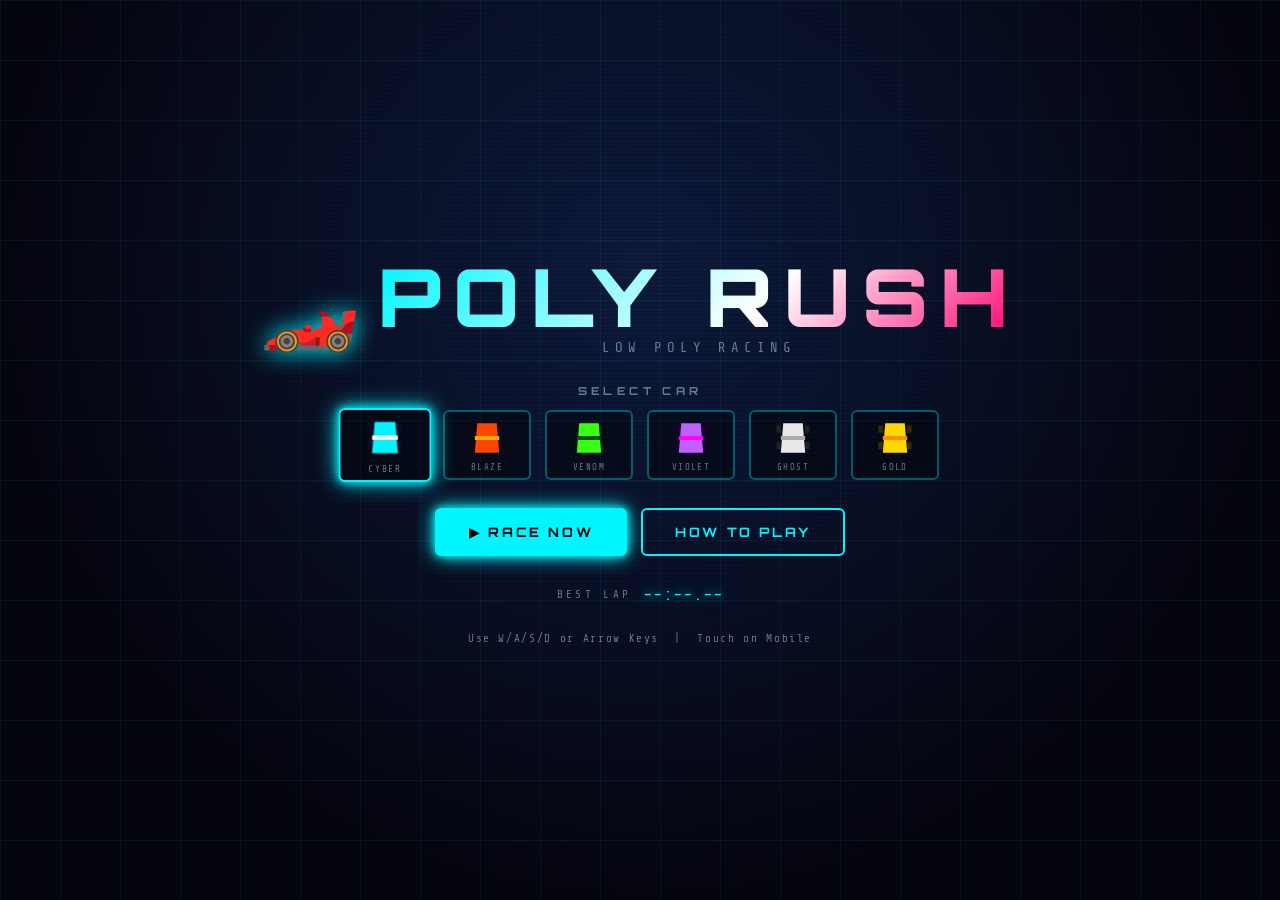
<file: index.html>
<!DOCTYPE html>
<html lang="en">
<head>
  <meta charset="UTF-8" />
  <meta name="viewport" content="width=device-width, initial-scale=1.0, user-scalable=no" />
  <title>POLY RUSH</title>
  <link rel="stylesheet" href="style.css" />

  <!-- ═══════════════════════════════════════════
       CUSTOMIZATION SECTION — change these values
       ═══════════════════════════════════════════ -->
  <script>
    window.GAME_CONFIG = {
      // ── Branding ──────────────────────────────
      TITLE:          "POLY RUSH",
      SUBTITLE:       "LOW POLY RACING",
      LOGO_EMOJI:     "🏎️",

      // ── Colors (CSS hex) ──────────────────────
      COLOR_PRIMARY:  "#00f5ff",   // neon cyan
      COLOR_ACCENT:   "#ff006e",   // neon pink
      COLOR_ROAD:     "#1a1a2e",
      COLOR_SKY_DAY:  "#87ceeb",
      COLOR_SKY_NIGHT:"#0a0a1a",
      COLOR_GRASS_DAY:"#2d5a1b",
      COLOR_GRASS_NIGHT:"#0d1f0a",

      // ── Car physics ───────────────────────────
      MAX_SPEED:       18,         // units/frame (×0.1 = km/h display factor)
      ACCELERATION:    0.35,
      BRAKING:         0.55,
      DRIFT_FACTOR:    0.88,       // 0 = full drift, 1 = grippy
      BOOST_MULTIPLIER:1.8,
      BOOST_DURATION:  120,        // frames

      // ── World ─────────────────────────────────
      ROAD_WIDTH:      320,        // px
      SEGMENT_LENGTH:  200,        // px depth per segment
      VISIBLE_SEGMENTS:150,
      COIN_VALUE:      10,
      OBSTACLE_FREQ:   0.08,       // 0–1 probability per segment
      AI_CARS:         4,

      // ── Lap ───────────────────────────────────
      LAP_SEGMENTS:    300,        // segments per lap

      DRIFT_SCORE_MULTIPLIER: 3,
      NEAR_MISS_BONUS: 200,
      MAX_NITRO: 100,
      TRAFFIC_INTENSITY: 1,
      WEATHER_ENABLED: true,
      ENDLESS_MODE: true,

    };
  </script>
</head>
<body>

<!-- ════════════════════════════
     MAIN MENU
════════════════════════════ -->
<div id="menu-screen" class="screen active">
  <div class="menu-bg"></div>
  <div class="scanlines"></div>

  <header class="menu-header">
    <div class="logo-wrap">
      <span class="logo-emoji" id="logo-emoji">🏎️</span>
      <div>
        <h1 class="game-title" id="game-title">POLY RUSH</h1>
        <p class="game-subtitle" id="game-subtitle">LOW POLY RACING</p>
      </div>
    </div>
  </header>

  <!-- Car skin selector -->
  <section class="skin-selector">
    <h2 class="section-label">SELECT CAR</h2>
    <div class="skin-grid" id="skin-grid">
      <!-- Injected by JS -->
    </div>
  </section>

  <div class="menu-actions">
    <button class="btn btn-primary" id="btn-play">▶ RACE NOW</button>
    <button class="btn btn-ghost" id="btn-howto">HOW TO PLAY</button>
  </div>

  <div class="best-time-display">
    <span class="label">BEST LAP</span>
    <span class="value" id="best-time-display">--:--.--</span>
  </div>

  <footer class="menu-footer">
    Use W/A/S/D or Arrow Keys &nbsp;|&nbsp; Touch on Mobile
  </footer>
</div>

<!-- ════════════════════════════
     HOW TO PLAY MODAL
════════════════════════════ -->
<div id="howto-modal" class="modal hidden">
  <div class="modal-box">
    <h2>HOW TO PLAY</h2>
    <div class="controls-grid">
      <div class="ctrl-row"><kbd>W</kbd><span>Accelerate</span></div>
      <div class="ctrl-row"><kbd>S</kbd><span>Brake / Reverse</span></div>
      <div class="ctrl-row"><kbd>A</kbd><span>Steer Left</span></div>
      <div class="ctrl-row"><kbd>D</kbd><span>Steer Right</span></div>
      <div class="ctrl-row"><kbd>SHIFT</kbd><span>Boost</span></div>
      <div class="ctrl-row"><kbd>C</kbd><span>Camera Toggle</span></div>
    </div>
    <ul class="tip-list">
      <li>🪙 Collect coins for score bonus</li>
      <li>⚡ Hit boost pads for speed burst</li>
      <li>🚧 Avoid obstacles or lose speed</li>
      <li>🌙 Day/Night cycle every 2 laps</li>
      <li>🏁 Complete 3 laps to finish</li>
    </ul>
    <button class="btn btn-primary" id="btn-close-howto">CLOSE</button>
  </div>
</div>

<!-- ════════════════════════════
     GAME SCREEN
════════════════════════════ -->
<div id="game-screen" class="screen hidden">

  <!-- Canvas -->
  <canvas id="game-canvas"></canvas>

  <!-- HUD -->
  <div id="hud">
    <div class="hud-top">
      <div class="hud-block" id="hud-lap">
        <span class="hud-label">LAP</span>
        <span class="hud-value" id="lap-display">1/3</span>
      </div>
      <div class="hud-block hud-center" id="hud-timer">
        <span class="hud-label">TIME</span>
        <span class="hud-value" id="timer-display">00:00.00</span>
      </div>
      
      <div class="hud-block" id="hud-combo">
        <span class="hud-label">COMBO</span>
        <span class="hud-value" id="combo-display">x0</span>
      </div>

      <div class="hud-block" id="hud-coins">
        <span class="hud-label">COINS</span>
        <span class="hud-value" id="coin-display">0</span>
      </div>
    </div>

    <!-- Speedometer -->
    <div id="speedometer">
      <canvas id="speedo-canvas" width="130" height="130"></canvas>
      <div id="speed-value">0</div>
      <div id="speed-unit">KM/H</div>
    </div>

    <!-- Boost bar -->
    <div id="boost-bar-wrap">
      <div class="hud-label">BOOST</div>
      <div id="boost-bar-track">
        <div id="boost-bar-fill"></div>
      </div>
    </div>

    <!-- Mini-map -->
    <canvas id="minimap-canvas" width="120" height="120"></canvas>
  </div>

  <!-- Pause / race-message overlay -->
  <div id="race-overlay" class="hidden">
    <div id="race-message"></div>
    <button class="btn btn-primary" id="btn-resume">RESUME</button>
    <button class="btn btn-ghost" id="btn-menu-from-game">MENU</button>
  </div>

  <!-- Finish screen -->
  <div id="finish-screen" class="hidden">
    <h2 class="finish-title">RACE COMPLETE!</h2>
    <div class="finish-stats">
      <div class="stat-row"><span>BEST LAP</span><span id="finish-best-lap">--</span></div>
      <div class="stat-row"><span>TOTAL TIME</span><span id="finish-total">--</span></div>
      <div class="stat-row"><span>COINS</span><span id="finish-coins">--</span></div>
      <div class="stat-row"><span>SCORE</span><span id="finish-score">--</span></div>

      <div class="stat-row"><span>BEST COMBO</span><span id="finish-combo">--</span></div>
      <div class="stat-row"><span>MEDAL</span><span id="finish-medal">--</span></div>

    </div>
    <button class="btn btn-primary" id="btn-restart">🔄 RESTART</button>
    <button class="btn btn-ghost" id="btn-back-menu">MENU</button>
  </div>

  <!-- Top-right pause button -->
  <button id="btn-pause">⏸</button>
</div>

<!-- ════════════════════════════
     MOBILE TOUCH CONTROLS
════════════════════════════ -->
<div id="touch-controls" class="hidden">
  <div class="touch-left">
    <button class="touch-btn" id="touch-left">◀</button>
  </div>
  <div class="touch-center">
    <button class="touch-btn touch-up" id="touch-up">▲</button>
    <button class="touch-btn touch-down" id="touch-down">▼</button>
  </div>
  <div class="touch-right">
    <button class="touch-btn" id="touch-right">▶</button>
  </div>
  <div class="touch-extra">
    <button class="touch-btn touch-boost" id="touch-boost">⚡</button>
  </div>
</div>

<script src="game.js"></script>
</body>
</html>
</file>
<file: style.css>
/* ═══════════════════════════════════════════════════════
   POLY RUSH  —  style.css
   Retro-futuristic neon aesthetic
═══════════════════════════════════════════════════════ */

/* ── Google Font ── */
@import url('https://fonts.googleapis.com/css2?family=Orbitron:wght@400;700;900&family=Share+Tech+Mono&display=swap');

/* ── CSS Variables (mirrors GAME_CONFIG colors) ── */
:root {
  --primary:   #00f5ff;
  --accent:    #ff006e;
  --surface:   rgba(10, 10, 30, 0.92);
  --border:    rgba(0, 245, 255, 0.35);
  --text:      #e0f7ff;
  --dim:       rgba(224, 247, 255, 0.45);
  --glow:      0 0 8px var(--primary), 0 0 20px var(--primary);
  --glow-acc:  0 0 8px var(--accent),  0 0 20px var(--accent);
  --font-main: 'Orbitron', sans-serif;
  --font-mono: 'Share Tech Mono', monospace;
  --radius:    6px;
}

/* ── Reset ── */
*, *::before, *::after { box-sizing: border-box; margin: 0; padding: 0; }
html, body {
  width: 100%; height: 100%;
  overflow: hidden;
  background: #000;
  font-family: var(--font-main);
  color: var(--text);
  -webkit-tap-highlight-color: transparent;
  user-select: none;
}

/* ════════════════════════════════════════
   SCREENS
════════════════════════════════════════ */
.screen {
  position: fixed; inset: 0;
  display: flex; flex-direction: column;
  align-items: center; justify-content: center;
}
.screen.hidden  { display: none; }
.screen.active  { display: flex; }

/* ════════════════════════════════════════
   MAIN MENU
════════════════════════════════════════ */
#menu-screen {
  background: radial-gradient(ellipse at 50% 30%, #0d1b3e 0%, #050510 70%);
  gap: 28px;
  padding: 24px;
  overflow: hidden;
}

/* animated grid background */
.menu-bg {
  position: absolute; inset: 0;
  background-image:
    linear-gradient(rgba(0,245,255,.07) 1px, transparent 1px),
    linear-gradient(90deg, rgba(0,245,255,.07) 1px, transparent 1px);
  background-size: 60px 60px;
  animation: bgscroll 12s linear infinite;
  pointer-events: none;
}
@keyframes bgscroll {
  to { background-position: 0 60px; }
}

/* scanline overlay */
.scanlines {
  position: absolute; inset: 0;
  background: repeating-linear-gradient(
    to bottom,
    transparent 0px,
    transparent 3px,
    rgba(0,0,0,.18) 3px,
    rgba(0,0,0,.18) 4px
  );
  pointer-events: none;
  z-index: 1;
}

/* ── Logo / Header ── */
.menu-header { position: relative; z-index: 2; text-align: center; }
.logo-wrap {
  display: flex; align-items: center; gap: 18px;
  justify-content: center;
}
.logo-emoji {
  font-size: clamp(48px, 8vw, 80px);
  animation: float 3s ease-in-out infinite;
  filter: drop-shadow(0 0 12px var(--primary));
}
@keyframes float {
  0%,100% { transform: translateY(0) rotate(-3deg); }
  50%      { transform: translateY(-8px) rotate(3deg); }
}
.game-title {
  font-size: clamp(36px, 7vw, 80px);
  font-weight: 900;
  letter-spacing: 0.15em;
  background: linear-gradient(135deg, var(--primary), #fff 60%, var(--accent));
  -webkit-background-clip: text;
  -webkit-text-fill-color: transparent;
  text-shadow: none;
  line-height: 1;
}
.game-subtitle {
  font-family: var(--font-mono);
  font-size: clamp(10px, 2vw, 14px);
  color: var(--dim);
  letter-spacing: 0.35em;
  margin-top: 4px;
}

/* ── Skin Selector ── */
.skin-selector { position: relative; z-index: 2; text-align: center; width: 100%; max-width: 600px; }
.section-label {
  font-size: 11px;
  letter-spacing: 0.4em;
  color: var(--dim);
  margin-bottom: 12px;
}
.skin-grid {
  display: flex;
  gap: 14px;
  justify-content: center;
  flex-wrap: wrap;
}
.skin-card {
  width: 88px; height: 70px;
  border: 2px solid var(--border);
  border-radius: var(--radius);
  display: flex; flex-direction: column;
  align-items: center; justify-content: center;
  cursor: pointer;
  transition: border-color .2s, transform .15s, box-shadow .2s;
  background: rgba(0,0,0,.4);
  gap: 4px;
}
.skin-card:hover  { border-color: var(--primary); transform: translateY(-3px); }
.skin-card.active { border-color: var(--primary); box-shadow: var(--glow); }
.skin-canvas { border-radius: 3px; }
.skin-name {
  font-size: 9px;
  letter-spacing: .15em;
  color: var(--dim);
  font-family: var(--font-mono);
}

/* ── Buttons ── */
.menu-actions {
  position: relative; z-index: 2;
  display: flex; gap: 14px; flex-wrap: wrap; justify-content: center;
}
.btn {
  font-family: var(--font-main);
  font-size: 13px;
  font-weight: 700;
  letter-spacing: 0.2em;
  padding: 14px 32px;
  border: 2px solid var(--primary);
  border-radius: var(--radius);
  cursor: pointer;
  transition: all .18s;
  text-transform: uppercase;
}
.btn-primary {
  background: var(--primary);
  color: #000;
  box-shadow: var(--glow);
}
.btn-primary:hover {
  background: #fff;
  border-color: #fff;
  box-shadow: 0 0 20px #fff, 0 0 40px var(--primary);
  transform: translateY(-2px);
}
.btn-ghost {
  background: transparent;
  color: var(--primary);
}
.btn-ghost:hover {
  background: rgba(0,245,255,.1);
  transform: translateY(-2px);
}

/* ── Best time ── */
.best-time-display {
  position: relative; z-index: 2;
  display: flex; gap: 12px; align-items: center;
  font-family: var(--font-mono);
}
.best-time-display .label { color: var(--dim); font-size: 11px; letter-spacing: .3em; }
.best-time-display .value { color: var(--primary); font-size: 18px; text-shadow: var(--glow); }

.menu-footer {
  position: relative; z-index: 2;
  font-family: var(--font-mono);
  font-size: 11px;
  color: var(--dim);
  letter-spacing: .15em;
}

/* ════════════════════════════════════════
   MODAL
════════════════════════════════════════ */
.modal {
  position: fixed; inset: 0;
  background: rgba(0,0,0,.75);
  backdrop-filter: blur(6px);
  display: flex; align-items: center; justify-content: center;
  z-index: 100;
}
.modal.hidden { display: none; }
.modal-box {
  background: var(--surface);
  border: 2px solid var(--border);
  border-radius: 12px;
  padding: 36px;
  max-width: 420px;
  width: 90%;
  box-shadow: var(--glow);
  display: flex; flex-direction: column; gap: 20px;
}
.modal-box h2 {
  text-align: center;
  font-size: 20px;
  letter-spacing: .25em;
  color: var(--primary);
  text-shadow: var(--glow);
}
.controls-grid { display: flex; flex-direction: column; gap: 8px; }
.ctrl-row {
  display: flex; align-items: center; gap: 12px;
  font-family: var(--font-mono);
  font-size: 13px;
}
kbd {
  display: inline-flex; align-items: center; justify-content: center;
  min-width: 48px; height: 28px;
  padding: 0 8px;
  background: rgba(0,245,255,.12);
  border: 1px solid var(--border);
  border-radius: 4px;
  font-family: var(--font-mono);
  font-size: 11px;
  color: var(--primary);
}
.tip-list {
  list-style: none;
  display: flex; flex-direction: column; gap: 6px;
  font-family: var(--font-mono);
  font-size: 12px;
  color: var(--dim);
}

/* ════════════════════════════════════════
   GAME SCREEN
════════════════════════════════════════ */
#game-screen { background: #000; }
#game-canvas  { position: absolute; inset: 0; width: 100%; height: 100%; display: block; }

/* ── HUD ── */
#hud {
  position: absolute; inset: 0;
  pointer-events: none;
  z-index: 10;
}
.hud-top {
  position: absolute; top: 0; left: 0; right: 0;
  display: flex; align-items: flex-start; justify-content: space-between;
  padding: 14px 18px;
  gap: 10px;
}
.hud-block {
  background: var(--surface);
  border: 1px solid var(--border);
  border-radius: var(--radius);
  padding: 8px 18px;
  display: flex; flex-direction: column; align-items: center;
  min-width: 90px;
  backdrop-filter: blur(8px);
}
.hud-center { min-width: 140px; }
.hud-label {
  font-size: 9px;
  letter-spacing: .35em;
  color: var(--dim);
  font-family: var(--font-mono);
}
.hud-value {
  font-size: 22px;
  font-weight: 700;
  color: var(--primary);
  text-shadow: var(--glow);
  font-family: var(--font-mono);
  line-height: 1.1;
}

/* ── Speedometer ── */
#speedometer {
  position: absolute;
  bottom: 20px; right: 20px;
  width: 130px; height: 130px;
  display: flex; align-items: center; justify-content: center;
}
#speedo-canvas { position: absolute; inset: 0; }
#speed-value {
  position: relative;
  font-size: 28px;
  font-weight: 900;
  color: var(--primary);
  text-shadow: var(--glow);
  font-family: var(--font-mono);
  line-height: 1;
  margin-top: 8px;
}
#speed-unit {
  position: absolute;
  bottom: 24px;
  font-size: 9px;
  letter-spacing: .3em;
  color: var(--dim);
  font-family: var(--font-mono);
}

/* ── Boost bar ── */
#boost-bar-wrap {
  position: absolute;
  bottom: 28px; right: 162px;
  width: 22px; height: 110px;
  display: flex; flex-direction: column; align-items: center; gap: 6px;
}
#boost-bar-wrap .hud-label { writing-mode: vertical-lr; letter-spacing: .2em; font-size: 8px; }
#boost-bar-track {
  flex: 1; width: 100%;
  background: rgba(255,255,255,.1);
  border: 1px solid var(--border);
  border-radius: 4px;
  overflow: hidden;
  display: flex; align-items: flex-end;
}
#boost-bar-fill {
  width: 100%;
  height: 100%;
  background: linear-gradient(to top, var(--accent), var(--primary));
  box-shadow: var(--glow-acc);
  transition: height .08s;
  transform-origin: bottom;
}

/* ── Mini-map ── */
#minimap-canvas {
  position: absolute;
  bottom: 20px; left: 20px;
  border: 1px solid var(--border);
  border-radius: 50%;
  background: rgba(0,0,0,.6);
  backdrop-filter: blur(4px);
}

/* ── Pause button ── */
#btn-pause {
  position: absolute;
  top: 14px; right: 14px;
  background: var(--surface);
  border: 1px solid var(--border);
  color: var(--primary);
  font-size: 20px;
  width: 42px; height: 42px;
  border-radius: 50%;
  cursor: pointer;
  z-index: 20;
  display: flex; align-items: center; justify-content: center;
  transition: box-shadow .15s;
}
#btn-pause:hover { box-shadow: var(--glow); }

/* ── Race overlay (pause) ── */
#race-overlay, #finish-screen {
  position: absolute; inset: 0;
  display: flex; flex-direction: column;
  align-items: center; justify-content: center;
  gap: 18px;
  background: rgba(0,0,0,.7);
  backdrop-filter: blur(10px);
  z-index: 30;
}
#race-overlay.hidden, #finish-screen.hidden { display: none; }
#race-message {
  font-size: clamp(28px, 5vw, 52px);
  font-weight: 900;
  letter-spacing: .2em;
  color: var(--primary);
  text-shadow: var(--glow);
  animation: pulse 1.2s ease-in-out infinite;
}
@keyframes pulse {
  0%,100% { opacity: 1; }
  50%      { opacity: .6; }
}

/* ── Finish screen ── */
.finish-title {
  font-size: clamp(28px, 5vw, 52px);
  font-weight: 900;
  letter-spacing: .2em;
  background: linear-gradient(135deg, var(--primary), var(--accent));
  -webkit-background-clip: text;
  -webkit-text-fill-color: transparent;
}
.finish-stats {
  background: var(--surface);
  border: 1px solid var(--border);
  border-radius: var(--radius);
  padding: 20px 36px;
  display: flex; flex-direction: column; gap: 10px;
  min-width: 280px;
}
.stat-row {
  display: flex; justify-content: space-between; gap: 20px;
  font-family: var(--font-mono);
  font-size: 14px;
}
.stat-row span:first-child { color: var(--dim); }
.stat-row span:last-child  { color: var(--primary); text-shadow: var(--glow); }

/* ════════════════════════════════════════
   TOUCH CONTROLS
════════════════════════════════════════ */
#touch-controls {
  position: fixed;
  bottom: 0; left: 0; right: 0;
  height: 160px;
  display: flex;
  align-items: center;
  justify-content: space-between;
  padding: 0 16px 16px;
  pointer-events: none;
  z-index: 50;
}
#touch-controls.hidden { display: none; }
.touch-left, .touch-right, .touch-center, .touch-extra {
  display: flex;
  align-items: center;
  justify-content: center;
  pointer-events: all;
}
.touch-center { flex-direction: column; gap: 6px; }
.touch-btn {
  width: 64px; height: 64px;
  border-radius: 50%;
  border: 2px solid var(--border);
  background: rgba(0,0,0,.55);
  color: var(--primary);
  font-size: 22px;
  display: flex; align-items: center; justify-content: center;
  cursor: pointer;
  -webkit-tap-highlight-color: transparent;
  backdrop-filter: blur(4px);
  transition: background .1s, box-shadow .1s;
  active: none;
}
.touch-btn:active { background: rgba(0,245,255,.25); box-shadow: var(--glow); }
.touch-boost { border-color: var(--accent); color: var(--accent); font-size: 26px; }
.touch-boost:active { background: rgba(255,0,110,.25); box-shadow: var(--glow-acc); }
.touch-up, .touch-down { width: 56px; height: 56px; font-size: 18px; }

/* ════════════════════════════════════════
   UTILITY
════════════════════════════════════════ */

/* countdown flash */
.countdown-flash {
  position: fixed; inset: 0;
  display: flex; align-items: center; justify-content: center;
  font-size: 20vw;
  font-weight: 900;
  color: var(--primary);
  text-shadow: var(--glow);
  pointer-events: none;
  animation: flashfade .8s ease-out forwards;
  z-index: 200;
}
@keyframes flashfade {
  0%   { opacity: 1; transform: scale(1.3); }
  100% { opacity: 0; transform: scale(0.7); }
}

/* coin pickup pop */
.coin-pop {
  position: fixed;
  font-family: var(--font-mono);
  font-size: 18px;
  color: #ffd700;
  text-shadow: 0 0 8px #ffd700;
  pointer-events: none;
  animation: coinpop .7s ease-out forwards;
  z-index: 150;
}
@keyframes coinpop {
  0%   { opacity: 1; transform: translateY(0); }
  100% { opacity: 0; transform: translateY(-40px); }
}

/* speed boost flash */
.boost-flash {
  position: fixed; inset: 0;
  background: radial-gradient(ellipse at center, rgba(0,245,255,.18) 0%, transparent 70%);
  pointer-events: none;
  animation: boostfade .5s ease-out forwards;
  z-index: 90;
}
@keyframes boostfade {
  0%   { opacity: 1; }
  100% { opacity: 0; }
}

/* ── Responsive ── */
@media (max-width: 600px) {
  .hud-value  { font-size: 16px; }
  .hud-block  { padding: 6px 12px; min-width: 70px; }
  #speedometer { width: 100px; height: 100px; bottom: 170px; }
  #speedo-canvas { width: 100px; height: 100px; }
  #speed-value   { font-size: 22px; }
  #minimap-canvas { bottom: 170px; width: 90px; height: 90px; }
  #boost-bar-wrap { bottom: 180px; right: 130px; height: 90px; }
}
@media (min-width: 601px) {
  #touch-controls { display: none !important; }
}


.locked {
  opacity: 0.4;
  filter: grayscale(1);
}

.skin-card.active {
  transform: scale(1.06);
}

#combo-display {
  color: #ffcc00;
  text-shadow: 0 0 12px #ffcc00;
}
</file>
